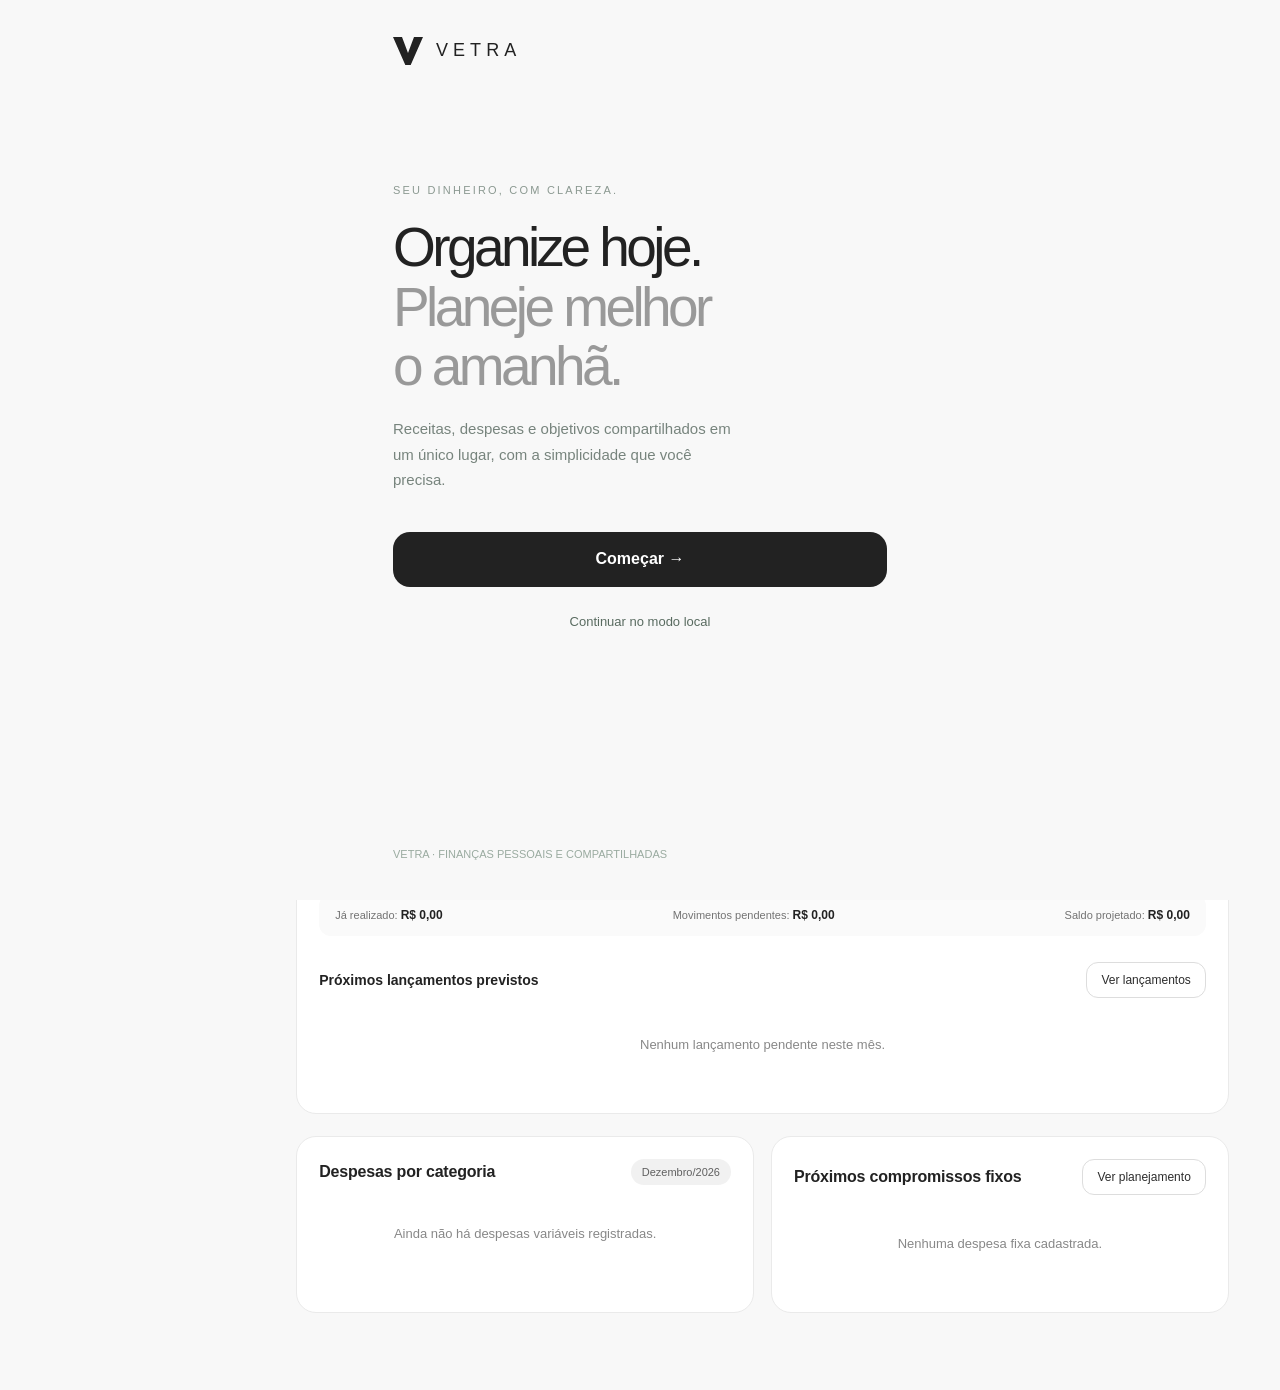
<file: index.html>
<!doctype html>
<html lang="pt-BR"><head><meta charset="utf-8"><meta name="viewport" content="width=device-width, initial-scale=1, viewport-fit=cover"><meta name="theme-color" content="#f7f8f6"><meta name="mobile-web-app-capable" content="yes"><meta name="apple-mobile-web-app-capable" content="yes"><meta name="apple-mobile-web-app-status-bar-style" content="default"><meta name="description" content="VETRA — controle financeiro pessoal e familiar"><script src="./supabase-config.js"></script><link rel="manifest" href="manifest.webmanifest"><link rel="icon" href="icon.svg" type="image/svg+xml"><link rel="apple-touch-icon" href="icon.svg"><title>VETRA · Finanças</title>
<style>
:root{font-family:-apple-system,BlinkMacSystemFont,"Segoe UI",sans-serif;color:#222222;background:#f5f6f4;font-synthesis:none;--muted:#78817e;--sage:#78958a;--dark:#40594f;--line:#e7eae7;--card:#ffffffd9}*{box-sizing:border-box}body{margin:0}button,input,select,textarea{font:inherit}button{cursor:pointer}button:focus-visible,input:focus-visible,select:focus-visible{outline:2px solid #739486;outline-offset:2px}.app{max-width:620px;margin:auto;min-height:100dvh;padding:calc(env(safe-area-inset-top) + 20px) 18px calc(env(safe-area-inset-bottom) + 110px)}header{display:flex;align-items:center;justify-content:space-between;margin-bottom:28px}.brand{display:flex;align-items:center;gap:12px;font-size:23px;letter-spacing:6px;font-weight:360}.mark{width:29px;height:29px;background:linear-gradient(130deg,#b5c8bf,#607c70);clip-path:polygon(0 8%,30% 8%,50% 60%,70% 8%,100% 8%,59% 100%,41% 100%)}.avatar{border:1px solid #e1e7e2;background:#fff;border-radius:50%;width:40px;height:40px;color:#53645c}h1{font-size:27px;font-weight:650;letter-spacing:-.9px;margin:8px 0 6px}h2{font-size:16px;margin:0 0 14px;font-weight:650;letter-spacing:-.2px}.subtitle{color:var(--muted);margin:0 0 23px;font-size:13px}.month{display:flex;align-items:center;justify-content:space-between;border-radius:17px;background:#fff8;border:1px solid #fff;padding:8px;margin-bottom:19px}.month button{border:0;background:transparent;color:#596b61;font-size:22px;width:38px;height:34px}.month strong{font-size:14px;text-transform:capitalize}.card{background:var(--card);border:1px solid #fff;border-radius:23px;box-shadow:0 10px 28px #26382a08;padding:20px;margin-bottom:13px}.balance{position:relative;overflow:hidden;padding:24px;background:linear-gradient(135deg,#fff,#e9eeea)}.balance:after{content:"";position:absolute;right:-42px;bottom:-75px;border:32px solid #a8c1b149;border-radius:50%;height:200px;width:200px}.eyebrow{font-size:13px;color:#69736f}.money{font-size:36px;font-weight:700;letter-spacing:-1.5px;margin:12px 0 14px;position:relative;z-index:1}.hint{display:inline-block;background:#e1eae3;padding:7px 11px;color:#557262;font-size:12px;border-radius:16px}.stats{display:grid;grid-template-columns:repeat(3,minmax(0,1fr));gap:9px}.stat{padding:16px 12px}.stat span{color:#7b8580;display:block;font-size:11px;margin:4px 0 9px}.stat strong{font-size:15px;letter-spacing:-.5px}.stat .dot{font-size:18px;color:#718e7d}.section{display:flex;align-items:center;justify-content:space-between;margin:27px 2px 13px}.section h2{margin:0}.link{border:0;background:transparent;color:#5c7768;font-size:12px}.row{display:flex;align-items:center;gap:13px;padding:12px 0;border-bottom:1px solid var(--line)}.row:last-child{border-bottom:0;padding-bottom:0}.row:first-child{padding-top:0}.glyph{flex:0 0 42px;height:42px;border-radius:15px;display:grid;place-items:center;background:#e7eeea;color:#678174;font-size:17px}.rowtext{min-width:0;flex:1}.rowtext strong{display:block;font-size:14px;overflow:hidden;white-space:nowrap;text-overflow:ellipsis}.rowtext small{display:block;color:var(--muted);margin-top:5px;font-size:11px}.amount{font-size:14px;font-weight:600;white-space:nowrap}.positive{color:#567b63}.negative{color:#404946}.actions{display:flex;gap:5px}.iconbutton{border:0;background:#f2f5f2;border-radius:10px;padding:9px;color:#5d7064}.muted{color:var(--muted)}.empty{padding:24px;text-align:center;color:var(--muted);font-size:13px}.tabs{position:fixed;bottom:0;left:0;right:0;padding:12px 16px calc(env(safe-area-inset-bottom) + 12px);background:#f9faf8eb;backdrop-filter:blur(18px);border-top:1px solid #e5e9e5;display:flex;align-items:center;justify-content:space-around;z-index:10;max-width:620px;margin:auto}.tab{border:0;background:transparent;color:#6c756f;display:grid;justify-items:center;gap:5px;font-size:10px;min-width:61px}.tab .ico{font-size:22px}.tab.active{color:#526f5e;font-weight:700}.tab.add .ico{background:#c9d9cd;color:#2c5240;width:52px;height:44px;border-radius:22px;display:grid;place-items:center;font-size:28px}.seg{display:flex;background:#e9eeea;border-radius:15px;padding:4px;margin-bottom:18px;gap:3px}.seg button{border:0;background:transparent;border-radius:11px;padding:11px;flex:1;color:#66746b;font-size:13px}.seg button.selected{background:#fff;color:#405f4c;box-shadow:0 2px 8px #23352710;font-weight:650}.field{margin:0 0 15px}.field label{display:block;font-size:12px;font-weight:600;margin-bottom:7px;color:#596860}.field input,.field select,.field textarea{width:100%;border:1px solid #e3e9e4;border-radius:14px;padding:14px;background:#fff;color:#222222;min-height:48px}.field textarea{min-height:80px}.fieldgrid{display:grid;grid-template-columns:1fr 1fr;gap:12px}.primary{border:0;background:#748f7e;color:#fff;padding:15px 22px;border-radius:16px;font-weight:650;width:100%;margin:8px 0}.secondary{border:1px solid #dce4dd;background:#fff;color:#53695b;padding:13px 16px;border-radius:14px}.danger{color:#aa5555}.pill{display:inline-flex;border-radius:30px;background:#edf2ee;color:#638071;font-size:12px;padding:7px 11px}.progress{height:9px;border-radius:9px;background:#e8ebe8;margin:10px 0;overflow:hidden}.bar{height:100%;border-radius:9px;background:#8aa99a}.budget{padding:12px 0;border-bottom:1px solid var(--line)}.budget:last-child{border:0}.flex{display:flex;align-items:center;justify-content:space-between;gap:10px}.small{font-size:12px}.chart{display:flex;align-items:center;gap:20px}.donut{width:118px;height:118px;flex:0 0 118px;border-radius:50%;display:grid;place-items:center;background:conic-gradient(#78998a 0% 35%,#a3b6aa 35% 62%,#c0ccc4 62% 79%,#e5eae6 79% 100%)}.donut:before{content:"";background:white;width:76px;height:76px;border-radius:50%;grid-area:1/1}.donut span{grid-area:1/1;z-index:1;font-size:11px;font-weight:650}.legend{font-size:12px;color:#56635a;line-height:2}.legend b{color:#8ca99a}.notice{font-size:12px;background:#eff3ef;border-radius:14px;padding:13px;color:#5c7062}.group-title{font-size:12px;color:#6c7d70;margin:17px 0 10px}.extra-actions{display:flex;gap:10px;flex-wrap:wrap;margin-top:12px}.extra-actions button{flex:1}.hidden{display:none!important}@media(min-width:660px){body{background:linear-gradient(125deg,#ebf0ed,#f8f9f8)}.app{border-left:1px solid #e4eae5;border-right:1px solid #e4eae5;background:#f7f8f6;min-height:100vh}.tabs{border-radius:22px 22px 0 0}}@media(max-width:360px){.stat strong{font-size:12px}.money{font-size:30px}.chart{gap:10px}}
</style><style id="vetra-entry-style">
.vetra-gate{position:fixed;inset:0;z-index:1000;background:#f7f8f6;color:#222222;display:flex;justify-content:center;overflow:auto;padding:env(safe-area-inset-top) 20px env(safe-area-inset-bottom)}.vetra-gate-inner{width:min(100%,510px);min-height:100dvh;display:flex;flex-direction:column;padding:35px 8px 40px}.vetra-gate-brand{font-size:18px;letter-spacing:.28em;display:flex;align-items:center;gap:13px;font-weight:400}.vetra-gate-symbol{width:30px;height:30px;background:linear-gradient(135deg,#afc6b7,#829b8b);clip-path:polygon(0 7%,30% 7%,50% 60%,70% 7%,100% 7%,59% 100%,41% 100%)}.vetra-gate-main{margin:auto 0;padding:44px 0}.vetra-gate-kicker{font-size:11px;letter-spacing:.2em;color:#8b9991;text-transform:uppercase;margin-bottom:22px}.vetra-gate-title{font-size:clamp(37px,10vw,55px);font-weight:500;letter-spacing:-.065em;line-height:1.08;margin:0 0 20px}.vetra-gate-title em{font-style:normal;color:#8ba697}.vetra-gate-desc{color:#77847d;line-height:1.7;font-size:15px;max-width:340px}.vetra-gate-button{width:100%;height:55px;border:0;border-radius:17px;background:#6f8d7b;color:white;font-weight:600;margin-top:24px}.vetra-gate-ghost{background:transparent;border:0;padding:17px;color:#596b60;display:block;margin:10px auto;font-size:13px}.vetra-gate-foot{font-size:11px;color:#9aaba0;margin-top:auto;padding-top:20px}.vetra-gate-input{width:100%;background:white;border:1px solid #dce5dd;border-radius:14px;padding:16px;font-size:16px;margin:10px 0;color:#23352a}.vetra-code{display:flex;justify-content:space-between;gap:12px;margin:25px 0 8px}.vetra-code input{width:16.66%;max-width:65px;height:65px;text-align:center;font-size:30px;border:1px solid #dce5dd;border-radius:17px;background:#fff;color:#2c4534;font-weight:600;box-shadow:0 7px 24px #162d1908}.vetra-code input:focus{border-color:#7d9b87;outline:2px solid #abc6b1}.vetra-gate-alert{background:#f0f2ee;border:1px solid #e4e8e3;padding:14px;border-radius:14px;color:#68776c;font-size:12px;line-height:1.65;margin-top:18px}.vetra-gate-error{color:#a54b4b;font-size:12px;margin-top:10px}.vetra-gate[hidden]{display:none!important}@media(min-width:650px){.vetra-gate-inner{min-height:100vh}}
</style><style id="vetra-cards-management-style">.vetra-card-toolbar{display:flex;justify-content:flex-start;margin:0 0 17px}.vetra-card-toolbar .primary{width:auto;margin:0;padding:13px 19px}.vetra-card-header{align-items:flex-start}.vetra-card-header h2{margin-bottom:8px}.vetra-card-header .subtitle{margin-bottom:8px}.vetra-card-actions{display:flex;gap:8px;margin:6px 0 13px}.vetra-card-actions .secondary{padding:9px 15px;font-size:12px}.vetra-card-editor .secondary{width:100%;margin:2px 0 5px}.vetra-card-editor .fieldgrid input{min-width:0}@media(max-width:540px){.vetra-card-header{gap:10px}.vetra-card-header .pill{flex-shrink:0}.vetra-card-toolbar .primary{width:100%}}
</style><link rel="stylesheet" href="responsive.css"><link rel="stylesheet" href="v2.css?v=2.3.3"></head><body><section class="vetra-gate" id="vetraGate" aria-label="Entrada VETRA"><div class="vetra-gate-inner"><div class="vetra-gate-brand"><span class="vetra-gate-symbol" aria-hidden="true"></span>VETRA</div><div class="vetra-gate-main" id="vetraGateContent"></div><div class="vetra-gate-foot">VETRA · FINANÇAS PESSOAIS E COMPARTILHADAS</div></div></section><div class="app"><header><button class="avatar" id="profile" aria-label="Informações do ambiente">♧</button></header><main id="main"></main></div><nav class="tabs" aria-label="Navegação principal"><button class="tab active" data-tab="inicio"><span class="ico">⌂</span>Início</button><button class="tab" data-tab="lancamentos"><span class="ico">☷</span>Lançamentos</button><button class="tab add" data-tab="novo"><span class="ico">＋</span></button><button class="tab" data-tab="planejamento"><span class="ico">▥</span>Planejamento</button><button class="tab" data-tab="mais"><span class="ico">•••</span>Mais</button></nav>
<script src="v2.js?v=2.3.3"></script><script type="module" id="vetra-gate-script">
const gate=document.getElementById('vetraGate'),target=document.getElementById('vetraGateContent');
const cfg=window.VETRA_SUPABASE||{},ready=!!(cfg.url&&cfg.publishableKey);
let client=null,email='',step='welcome',busy=false,session=null,cooldown=0;
const escapeHtml=s=>String(s).replace(/[&<>"']/g,x=>({'&':'&amp;','<':'&lt;','>':'&gt;','"':'&quot;',"'":'&#39;'}[x]));
async function init(){
 if(ready){try{
  const lib=await import('https://esm.sh/@supabase/supabase-js@2.57.0');
  client=lib.createClient(cfg.url,cfg.publishableKey,{auth:{persistSession:true,autoRefreshToken:true,detectSessionInUrl:false}});
  const s=await client.auth.getSession();
  session=s.data.session;
  window.VETRA_CLIENT=client;window.VETRA_CURRENT_SESSION=session;
  client.auth.onAuthStateChange((_event,next)=>{session=next;window.VETRA_CURRENT_SESSION=next;if(next)gate.hidden=true;window.dispatchEvent(new CustomEvent('vetra:auth',{detail:{client,session:next}}));});
  if(session){gate.hidden=true;window.dispatchEvent(new CustomEvent('vetra:auth',{detail:{client,session}}));return}
 }catch(err){console.error('Falha ao inicializar autenticação',err)}}
 show();
}
function error(message){const field=target.querySelector('#vetraCodeMessage')||target.querySelector('#vetraAuthError');if(field)field.textContent=message}
function show(){
 if(step==='welcome'){target.innerHTML='<p class="vetra-gate-kicker">Seu dinheiro, com clareza.</p><h1 class="vetra-gate-title">Organize hoje.<br><em>Planeje melhor<br>o amanhã.</em></h1><p class="vetra-gate-desc">Receitas, despesas e objetivos compartilhados em um único lugar, com a simplicidade que você precisa.</p><button class="vetra-gate-button" id="vetraStart">Começar →</button><button class="vetra-gate-ghost" id="vetraLocal">Continuar no modo local</button>'}
 else if(step==='email'){target.innerHTML='<p class="vetra-gate-kicker">Acesso seguro</p><h1 class="vetra-gate-title">Bem-vindo<br><em>ao VETRA.</em></h1><p class="vetra-gate-desc">Informe seu e-mail para receber um código de acesso de 6 dígitos.</p><form id="vetraEmailForm"><label for="vetraEmail" style="font-size:12px;color:#65756a">E-mail</label><input class="vetra-gate-input" type="email" id="vetraEmail" autocomplete="email" required placeholder="seu@email.com" value="'+escapeHtml(email)+'"><button class="vetra-gate-button" id="vetraSend">'+(busy?'Enviando…':'Receber código →')+'</button></form><p class="vetra-gate-error" id="vetraAuthError" role="alert"></p><button class="vetra-gate-ghost" id="vetraBack">← Voltar</button>'+(!client?'<div class="vetra-gate-alert">Autenticação ainda não conectada: é necessário configurar o projeto Supabase do VETRA. Continue no modo local enquanto isso.</div>':'')}
 else{target.innerHTML='<p class="vetra-gate-kicker">Verificação por e-mail</p><h1 class="vetra-gate-title">Seu código<br><em>de acesso.</em></h1><p class="vetra-gate-desc">Digite os seis números enviados para <strong>'+escapeHtml(email)+'</strong>.</p><div class="vetra-code" role="group" aria-label="Código de seis dígitos">'+[0,1,2,3,4,5].map(i=>'<input class="vetra-digit" aria-label="Dígito '+(i+1)+'" inputmode="numeric" autocomplete="'+(i===0?'one-time-code':'off')+'" maxlength="1" pattern="[0-9]" data-index="'+i+'">').join('')+'</div><p class="vetra-gate-error" id="vetraCodeMessage" role="alert"></p><button class="vetra-gate-button" id="vetraVerify">'+(busy?'Verificando…':'Entrar')+'</button><button class="vetra-gate-ghost" id="vetraResend">Reenviar código</button><button class="vetra-gate-ghost" id="vetraChange">Alterar e-mail</button>';setTimeout(()=>target.querySelector('.vetra-digit')?.focus(),40)}
}
async function sendCode(){if(!client){error('O Supabase do VETRA ainda precisa ser configurado.');return}if(busy)return;if(Date.now()<cooldown){error('Espere um minuto antes de reenviar o código.');return}busy=true;const button=target.querySelector('#vetraSend');if(button)button.disabled=true;try{const {error:err}=await client.auth.signInWithOtp({email,options:{shouldCreateUser:true}});if(err)throw err;cooldown=Date.now()+60000;step='code';show()}catch(e){error(e.message||'Falha no envio do código.');if(button)button.disabled=false}finally{busy=false}}
async function verifyCode(){if(!client){error('Configure o Supabase antes de entrar.');return}const token=[...target.querySelectorAll('.vetra-digit')].map(x=>x.value).join('');if(!/^\d{6}$/.test(token)){error('Digite os seis números do e-mail.');return}if(busy)return;busy=true;try{const {data,error:err}=await client.auth.verifyOtp({email,token,type:'email'});if(err)throw err;session=data.session;window.VETRA_CURRENT_SESSION=session;gate.hidden=true;window.dispatchEvent(new CustomEvent('vetra:auth',{detail:{client,session}}));}catch(e){error(e.message||'Código inválido ou expirado.')}finally{busy=false}}

target.addEventListener('submit',async e=>{if(e.target.id==='vetraEmailForm'){e.preventDefault();email=target.querySelector('#vetraEmail').value.trim().toLowerCase();await sendCode()}});
target.addEventListener('click',async e=>{
if(e.target.id==='vetraStart'){step='email';show()}
else if(e.target.id==='vetraLocal'){gate.hidden=true}
else if(e.target.id==='vetraBack'){step='welcome';show()}
else if(e.target.id==='vetraChange'){step='email';show()}
else if(e.target.id==='vetraVerify'){await verifyCode()}
else if(e.target.id==='vetraResend'){if(Date.now()<cooldown){error('Aguarde um minuto antes de solicitar novo código.');return}await sendCode()}
});
target.addEventListener('input',e=>{if(!e.target.classList.contains('vetra-digit'))return;const fields=[...target.querySelectorAll('.vetra-digit')];const field=e.target;field.value=field.value.replace(/\D/g,'').slice(-1);if(field.value)fields[Number(field.dataset.index)+1]?.focus()});
target.addEventListener('keydown',e=>{if(!e.target.classList.contains('vetra-digit'))return;const fields=[...target.querySelectorAll('.vetra-digit')];if(e.key==='Backspace'&&!e.target.value)fields[Number(e.target.dataset.index)-1]?.focus()});
target.addEventListener('paste',e=>{if(!e.target.classList.contains('vetra-digit'))return;const token=e.clipboardData.getData('text').replace(/\D/g,'').slice(0,6);if(token){e.preventDefault();const fields=[...target.querySelectorAll('.vetra-digit')];fields.forEach((field,i)=>field.value=token[i]||'');fields[Math.min(token.length,5)]?.focus()}});
document.getElementById('profile')?.addEventListener('click',async e=>{
 e.stopImmediatePropagation();
 if(session){if(window.VETRA_CLOUD&&!window.VETRA_CLOUD.canLogout()){alert('Existem alterações pendentes ou não sincronizadas. Faça backup JSON e conclua a sincronização antes de sair.');return}if(confirm('Sair da conta VETRA?')){await client.auth.signOut();session=null;window.VETRA_CURRENT_SESSION=null;window.dispatchEvent(new CustomEvent('vetra:auth',{detail:{client,session:null}}));step='welcome';gate.hidden=false;show()}}
 else{step='welcome';gate.hidden=false;show()}
},true);
init();
</script><script type="module" src="cloud.js?v=2.2.7"></script></body></html>
</file>
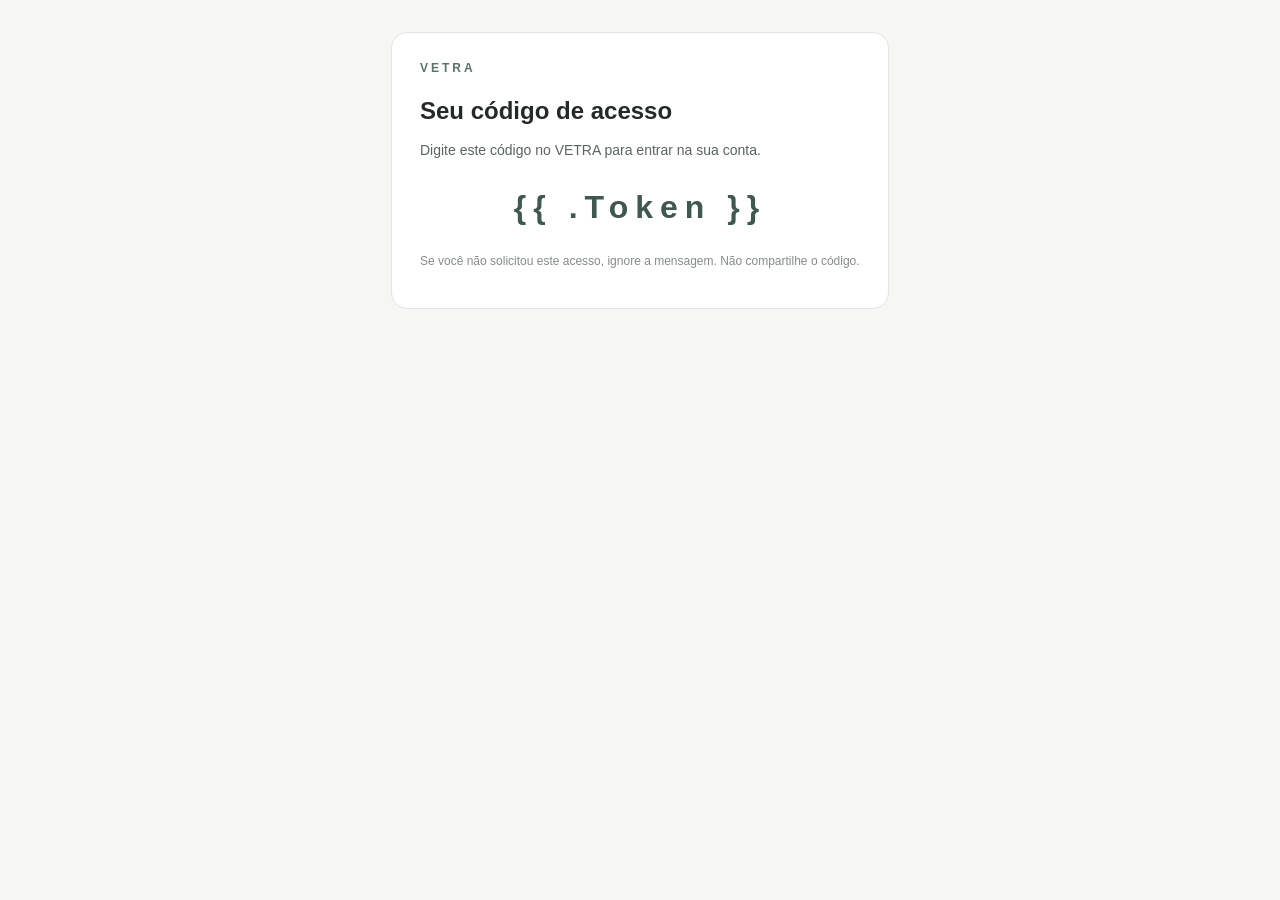
<file: supabase/email-otp-template.html>
<!doctype html>
<html lang="pt-BR">
<body style="background:#f6f7f5;color:#242a28;font-family:Arial,Helvetica,sans-serif;padding:24px">
  <main style="max-width:440px;margin:auto;background:#fff;border:1px solid #e1e6e1;border-radius:16px;padding:28px">
    <div style="font-size:12px;letter-spacing:3px;font-weight:bold;color:#587565">VETRA</div>
    <h1 style="font-size:24px;margin:22px 0 10px">Seu código de acesso</h1>
    <p style="font-size:14px;line-height:1.6;color:#59655d">Digite este código no VETRA para entrar na sua conta.</p>
    <p style="font-size:32px;letter-spacing:7px;font-weight:bold;text-align:center;margin:28px 0;color:#40594f">{{ .Token }}</p>
    <p style="font-size:12px;color:#858c85">Se você não solicitou este acesso, ignore a mensagem. Não compartilhe o código.</p>
  </main>
</body>
</html>
</file>
<file: responsive.css>
/* VETRA V1.3 — mobile-first and desktop-specific application layout */
.vetra-sync-status{max-width:1200px;margin:0 auto 14px;padding:11px 15px;border-radius:13px;background:#e5eee8;color:#476352;font-size:12px}
.vetra-sync-status[data-kind=error]{background:#fcebea;color:#953f3f}.vetra-sync-status[data-kind=warn]{background:#fff3db;color:#8c6f36}
.vetra-family-setup{position:fixed;inset:0;z-index:900;background:#f5f7f5;display:flex;align-items:center;justify-content:center;overflow:auto;padding:25px}.vetra-family-setup[hidden]{display:none}.family-dialog{width:min(100%,480px);background:white;padding:35px 30px;border-radius:24px;box-shadow:0 20px 60px #1c302010}.family-dialog h1{font-size:27px}.family-dialog p{font-size:13px;color:#68766a;line-height:1.65}.family-kicker{font-size:11px!important;letter-spacing:.17em}.family-icon{width:48px;height:48px;display:grid;place-items:center;border-radius:16px;background:#dae7db;color:#5f7a67;font-size:28px}.family-dialog label{display:block;margin-top:20px;font-size:12px;color:#5c7160}.family-dialog input{width:100%;margin-top:8px;border:1px solid #dce5df;padding:14px;border-radius:13px;background:#fff}.family-primary{border:0;background:#718d7c;color:white;padding:15px;border-radius:14px;margin-top:14px;width:100%;font-weight:600}.family-subtle{display:block;margin:15px auto;border:0;background:transparent;color:#5a7665}.family-invite{border:1px solid #dce5dc;background:#f3f7f2;border-radius:15px;padding:15px;margin:16px 0}.family-invite strong,.family-invite small{display:block}.family-invite small{margin-top:6px;color:#7b8b7e}.family-note{font-size:11px!important}.family-error{color:#a64e4e!important}
@media(min-width:900px){
 body{background:#f4f6f3}
 .app{max-width:none;width:calc(100% - 248px);margin:0 0 0 248px;padding:36px clamp(30px,4vw,74px) 55px;min-height:100vh;border:0;background:transparent}
 .app header{max-width:1230px;margin:0 auto 35px;padding-bottom:24px;border-bottom:1px solid #e2e8e2}
 .app header .brand{font-size:19px}
 #main{max-width:1230px;margin:0 auto}
 .tabs{position:fixed;top:0;left:0;right:auto;bottom:0;width:248px;max-width:none;height:100dvh;border:0;border-radius:0;background:#eaf0eb;backdrop-filter:none;display:flex;align-items:stretch;justify-content:flex-start;flex-direction:column;gap:7px;padding:115px 16px 24px;box-shadow:inset -1px 0 #dce5df}
 .tabs:before{content:"VETRA";position:absolute;top:34px;left:30px;letter-spacing:.25em;color:#435c4b;font-size:19px;font-weight:650}
 .tab{width:100%;min-width:0;border-radius:13px;text-align:left;display:flex;flex-direction:row;align-items:center;justify-content:flex-start;gap:14px;padding:13px 15px;font-size:14px;color:#69796e}
 .tab .ico{font-size:22px;width:26px;text-align:center}
 .tab.active{background:#fff;color:#3e6451;box-shadow:0 4px 15px #152d1809}
 .tab.add .ico{width:26px;height:26px;border-radius:8px;font-size:19px;background:#b8cfc0}
 .tab.add:after{content:"Novo lançamento"}
 .tabs .tab:last-child{margin-top:auto}
 #main:has(.balance){display:grid;grid-template-columns:minmax(0,1.5fr) minmax(320px,1fr);column-gap:23px;align-items:start}
 #main:has(.balance)>.month,#main:has(.balance)>.balance,#main:has(.balance)>.stats{grid-column:1 / -1}
 #main:has(.balance)>.section:nth-of-type(1){grid-column:1}
 .stats{gap:17px}
 .stat{padding:20px 25px}.stat strong{font-size:23px}
 .balance{padding:30px}.balance .money{font-size:48px}
 .card{box-shadow:0 7px 25px #192d1b06}
 .month{max-width:100%;border:1px solid #e1e7e1}
 #main:has(#entry){max-width:780px}
 #main:has(#entry) .card{padding:30px}
 #main:has(#budget) .card{max-width:780px}
 .vetra-sync-status{max-width:1230px}
}
@media(min-width:1300px){.app{padding-left:70px;padding-right:70px}}
@media(max-width:899px){.tabs{max-width:none}.app{max-width:620px;margin:auto}.family-dialog{padding:27px 20px}.vetra-sync-status{margin-bottom:15px}}


/* VETRA V1.4 — cartões detalhados e miniaturas ilustrativas */
.vetra-card-toolbar{display:flex;align-items:center;gap:16px;margin:0 0 30px;flex-wrap:wrap}
.vetra-card-toolbar .primary{width:auto;margin:0;padding:14px 21px}
.vetra-card-editor{margin-bottom:28px}
.vetra-card-editor-layout{display:grid;grid-template-columns:minmax(0,1.35fr) minmax(250px,.8fr);gap:30px;align-items:start}
.vetra-card-editor .fieldgrid input{min-width:0}
.vetra-card-editor-buttons{display:flex;gap:12px;align-items:stretch;margin-top:20px}
.vetra-card-editor-buttons .primary{width:auto;min-width:240px;flex:1;margin:0}
.vetra-card-editor-buttons .secondary{min-width:145px}
.vetra-primary-toggle{display:flex;gap:10px;align-items:center;font-size:13px;color:#4f6757;padding:5px 0 12px}
.vetra-primary-toggle input{width:17px;height:17px;accent-color:#718e7d}
.vetra-card-editor-preview{position:sticky;top:20px}
.vetra-card-panel{padding:22px 24px;margin-bottom:18px}
.vetra-card-detail{display:grid;grid-template-columns:minmax(230px,330px) minmax(0,1fr);gap:27px;align-items:center}
.vetra-card-title-line{display:flex;align-items:center;gap:12px;flex-wrap:wrap}
.vetra-card-title-line h2{margin:0;font-size:17px}
.vetra-card-info .small{margin:8px 0}
.vetra-card-actions{display:flex;align-items:center;flex-wrap:wrap;gap:8px;margin:14px 0}
.vetra-card-actions .secondary{padding:10px 13px;font-size:12px}
.vetra-card-order{display:flex;gap:8px;align-items:center;flex-wrap:wrap}
.vetra-card-order button{padding:6px 14px;min-width:38px}
.vetra-card-order button:disabled{opacity:.38;cursor:not-allowed}
.vetra-card-purchases{border-top:1px solid #e5eae5;margin-top:21px;padding-top:16px}
.vetra-card-purchases h3{font-size:13px;color:#586b5f;margin:0}
.vetra-plastic{aspect-ratio:1.586;min-width:0;width:100%;max-width:360px;position:relative;overflow:hidden;display:flex;flex-direction:column;justify-content:space-between;padding:21px 22px;border-radius:18px;color:#fff;text-shadow:0 1px 3px #0004;box-shadow:0 13px 30px #14251b27;background:linear-gradient(125deg,#789489,#47675a)}
.vetra-plastic:before{content:"";position:absolute;border:1px solid #ffffff28;width:95%;aspect-ratio:1;border-radius:50%;right:-43%;top:-90%;pointer-events:none}
.vetra-plastic:after{content:"";position:absolute;inset:0;background:linear-gradient(140deg,#fff2,transparent 48%,#0002);pointer-events:none}
.vetra-plastic--graphite{background:linear-gradient(125deg,#555e63,#272e33)}
.vetra-plastic--navy{background:linear-gradient(125deg,#345675,#14263d)}
.vetra-plastic--black{background:linear-gradient(125deg,#373a3b,#0b0e10)}
.vetra-plastic--silver{background:linear-gradient(125deg,#afb9b8,#687a78)}
.vetra-plastic--wine{background:linear-gradient(125deg,#965a68,#572f47)}
.vetra-plastic--sand{background:linear-gradient(125deg,#b59d7d,#796148)}
.vetra-plastic--violet{background:linear-gradient(125deg,#8d7ba7,#503f75)}
.vetra-plastic-top,.vetra-plastic-bottom{display:flex;align-items:start;justify-content:space-between;gap:12px;z-index:1}
.vetra-plastic-bank{font-size:13px;font-weight:620;white-space:nowrap;overflow:hidden;text-overflow:ellipsis;max-width:78%}
.vetra-plastic-chip{width:32px;height:25px;border-radius:6px;background:linear-gradient(145deg,#f9ebc7,#c6b58e);opacity:.9;flex:0 0 auto;box-shadow:inset 0 0 0 1px #7e735840}
.vetra-plastic-middle{font-size:17px;letter-spacing:3px;font-weight:600;z-index:1}
.vetra-plastic-label{display:block;font-size:8px;letter-spacing:.15em;opacity:.8;margin-bottom:4px}
.vetra-plastic-bottom strong{font-size:11px;display:block;text-overflow:ellipsis;overflow:hidden;white-space:nowrap;max-width:165px}
.vetra-plastic-brand{font-size:12px;font-weight:750;letter-spacing:.01em;text-align:right;max-width:110px;align-self:end}
.vetra-plastic-bottom>div{min-width:0}
@media(max-width:1150px){.vetra-card-detail{grid-template-columns:minmax(185px,280px) minmax(0,1fr);gap:19px}.vetra-card-editor-layout{grid-template-columns:1fr}}
@media(max-width:700px){.vetra-card-toolbar{margin-bottom:26px}.vetra-card-toolbar .primary{width:100%}.vetra-card-detail{grid-template-columns:1fr;gap:20px}.vetra-card-panel{padding:18px}.vetra-card-editor-layout{grid-template-columns:1fr}.vetra-card-editor-preview{position:static}.vetra-plastic{margin:0 auto;max-width:340px}.vetra-card-editor-buttons{flex-direction:column}.vetra-card-editor-buttons .primary,.vetra-card-editor-buttons .secondary{width:100%;min-width:0}.vetra-card-editor .fieldgrid{grid-template-columns:1fr 1fr;gap:9px}}
@media(max-width:380px){.vetra-card-editor .fieldgrid{grid-template-columns:1fr}.vetra-plastic{padding:18px}}
</file>
<file: v2.css>
/* VETRA V2 · inspiração ORBITRIP, preto branco e cinzas */
:root{--v2-ink:#222222;--v2-sub:#777;--v2-border:#e6e6e6;--v2-bg:#f8f8f8;--v2-white:#fff}
html,body{background:#f8f8f8!important;color:#222222!important;font-family:-apple-system,BlinkMacSystemFont,"SF Pro Display","Segoe UI",sans-serif}
body{min-height:100dvh}button,input,select,textarea{font:inherit}
.app{background:transparent!important;border:0!important;max-width:660px;margin:0 auto;padding:25px 18px 110px}
.app header{display:flex;align-items:center;justify-content:space-between;max-width:1300px;margin:0 auto 30px!important;border-bottom:1px solid var(--v2-border);padding-bottom:18px}
.app .brand{font-size:20px;letter-spacing:.27em;font-weight:600;gap:12px;color:#222222}
.app .brand small{font-size:9px;letter-spacing:0;background:#eee;border-radius:9px;padding:4px 6px;margin-left:-8px}
.mark,.vetra-gate-symbol{background:#222222!important}
#profile[hidden]{display:none!important}
#main{max-width:1300px;margin:0 auto;display:block}
.v2-primary{background:#222222;color:white;border:1px solid #222222;border-radius:13px;padding:13px 19px;font-weight:650;font-size:13px;cursor:pointer;white-space:nowrap}
.v2-primary:hover{background:#353535}
.v2-secondary{border:1px solid #ddd;border-radius:12px;background:#fff;color:#2d2d2d;padding:10px 14px;cursor:pointer;font-size:12px}
.v2-secondary:hover{background:#f2f2f2}
.v2-danger{color:#a33}
.v2-header-add{min-height:43px}
.v2-heading{margin-bottom:20px}.v2-heading h1{font-size:28px;font-weight:670;color:#222222;margin:0 0 7px;letter-spacing:-.035em}.v2-heading p{font-size:13px;color:#777;margin:0}
.v2-month{background:#fff;border:1px solid #e9e9e9;border-radius:14px;display:flex;align-items:center;justify-content:space-between;margin:17px 0 20px;padding:3px 8px;height:44px;min-height:44px;box-sizing:border-box}
.v2-month strong{font-size:14px}.v2-month button{display:inline-flex;align-items:center;justify-content:center;width:34px;height:34px;flex:0 0 34px;padding:0;border:0;background:transparent;border-radius:9px;color:#444;font-size:24px;line-height:1;vertical-align:middle;cursor:pointer}
.v2-panel{border:1px solid #eaeaea;background:#fff;border-radius:20px;padding:22px;margin-bottom:17px;min-width:0}
.v2-panel h2{font-size:16px;color:#222222;margin:0 0 12px}
.v2-panel-top{display:flex;align-items:center;justify-content:space-between;gap:12px;margin-bottom:15px}.v2-panel-top h2{margin:0}
.v2-panel-top .v2-secondary{white-space:nowrap}
.v2-overview{display:grid;grid-template-columns:repeat(4,minmax(0,1fr));gap:15px;margin-bottom:22px}
.v2-hero{grid-column:span 4;background:#222222;color:#fff;border-radius:22px;padding:27px;display:flex;flex-direction:column;gap:10px}
.v2-hero small,.v2-kpi small{font-size:12px;color:#aaa}.v2-hero strong{font-size:clamp(26px,4vw,44px);font-weight:680;letter-spacing:-.04em}.v2-hero span{font-size:12px;color:#ccc}
.v2-kpi{background:white;border:1px solid #eaeaea;border-radius:19px;min-width:0;padding:19px}
.v2-kpi small{display:block;color:#777;margin-bottom:12px}.v2-kpi strong{font-size:clamp(17px,2vw,24px);letter-spacing:-.04em}
.v2-columns{display:grid;grid-template-columns:1fr 1fr;gap:17px}
.v2-pill{display:inline-flex;background:#f1f1f1;border-radius:99px;color:#606060;font-size:11px;padding:7px 11px;white-space:nowrap}
.v2-metric,.v2-item{display:flex;align-items:center;gap:12px;justify-content:space-between;border-bottom:1px solid #eee;padding:13px 0}
.v2-metric:last-child,.v2-item:last-child{border-bottom:0}
.v2-metric span{font-size:13px;color:#656565}.v2-metric b{font-size:13px;text-align:right}
.v2-empty{text-align:center;color:#888;font-size:13px;padding:26px 12px}
.v2-item-main{min-width:0;flex:1}.v2-item-main strong{font-size:13px;display:block;overflow:hidden;text-overflow:ellipsis;white-space:nowrap}.v2-item-main small{display:block;color:#888;font-size:11px;margin-top:5px;line-height:1.5}
.v2-item>b{font-size:13px;white-space:nowrap}.v2-positive{color:#255f47}
.v2-item .v2-secondary{padding:8px 10px}.v2-icon{border:0;border-radius:9px;background:#f3f3f3;min-width:32px;min-height:32px}
.v2-toolbar{margin:12px 0 28px;display:flex;align-items:center;justify-content:flex-start;gap:22px}
.v2-segments{background:#f0f0f0;border-radius:15px;padding:4px;display:flex;align-items:center;gap:4px;margin-bottom:18px;overflow:auto}
.v2-segments button{flex:1;border:0;background:transparent;border-radius:12px;padding:12px 10px;min-width:84px;color:#777;font-size:12px;white-space:nowrap}
.v2-segments button.selected{color:#222222;background:white;box-shadow:0 1px 8px #00000010;font-weight:650}
.v2-field{display:flex;flex-direction:column;gap:8px;color:#515151;font-size:12px;font-weight:570;margin-bottom:17px;min-width:0}
.v2-field input,.v2-field select,.v2-field textarea{background:white;width:100%;min-height:48px;padding:12px 14px;border:1px solid #e0e0e0;border-radius:13px;color:#222222;font-size:14px;outline:none;min-width:0}
.v2-field textarea{min-height:80px}.v2-field input:focus,.v2-field select:focus{border-color:#888}
.v2-field small{color:#999;font-size:10px}.v2-two{display:grid;grid-template-columns:1fr 1fr;gap:13px}.v2-buttons{display:flex;align-items:center;gap:10px;flex-wrap:wrap;margin-top:15px}
.v2-form{max-width:950px}.v2-help{font-size:12px;line-height:1.6;color:#888;margin-top:13px}
.v2-check{display:flex;align-items:center;gap:10px;font-size:12px;color:#555;margin:8px 0 21px}
.v2-check input{accent-color:#222222;width:18px;height:18px}
.v2-card-row{position:relative;padding:22px 24px}.v2-card-flex{display:grid;grid-template-columns:minmax(220px,340px) minmax(0,1fr);gap:24px;align-items:center}
.v2-order{position:absolute;right:14px;top:12px;display:flex;gap:5px;z-index:1}
.v2-order button{border:1px solid #e1e1e1;background:white;border-radius:8px;width:26px;height:26px;font-size:12px;color:#444;cursor:pointer}
.v2-plastic{margin:30px 0 0;border-radius:17px;aspect-ratio:1.6;max-width:340px;display:flex;flex-direction:column;justify-content:space-between;padding:18px 22px;color:#fff;background:linear-gradient(125deg,#5d5d5d,#1a1a1a);overflow:hidden;box-shadow:0 12px 26px #0000001b}
.v2-plastic--smiles{background:linear-gradient(135deg,#d5d9dc,#7f858c);color:#1d2225}
.v2-plastic--gold{background:linear-gradient(125deg,#e8c92f,#c9a51f);color:#222222}
.v2-plastic--orange{background:linear-gradient(125deg,#eb9a47,#a14c0e)}
.v2-plastic--purple{background:linear-gradient(125deg,#9d69cc,#542381)}
.v2-plastic--blue{background:linear-gradient(125deg,#4473ac,#143864)}
.v2-plastic--red{background:linear-gradient(125deg,#b5404c,#6a1b2c)}
.v2-plastic--black{background:linear-gradient(125deg,#333,#070707)}
.v2-plastic-head{display:flex;align-items:center;gap:9px;min-width:0}.v2-plastic-head>span:last-child{font-weight:650;font-size:12px;white-space:nowrap;overflow:hidden;text-overflow:ellipsis}
.v2-bank-logo{position:relative;display:grid;place-items:center;border:1px solid #d7d7d7;background:white;color:#222222;border-radius:10px;width:34px;height:34px;flex:0 0 34px;font-weight:800;font-size:12px;text-shadow:none;overflow:hidden}.v2-bank-logo img{position:absolute;inset:3px;width:calc(100% - 6px);height:calc(100% - 6px);object-fit:contain;background:#fff}
.v2-bank-logo--riachuelo{width:52px;flex-basis:52px;background:#000;color:#fff;border-color:#000}
.v2-bank-logo--riachuelo img{inset:2px;width:calc(100% - 4px);height:calc(100% - 4px);background:#000}
.app .brand small{display:none!important}
.v2-header-add.v2-secondary{background:#fff;color:#222222;border:1px solid #dedede;box-shadow:none;min-height:43px;font-size:12px;padding:11px 16px}
.v2-header-add.v2-secondary:hover{background:#f3f3f3}

.v2-plastic-num{letter-spacing:.15em;font-weight:600;font-size:16px}
.v2-plastic-foot{display:flex;align-items:end;justify-content:space-between;gap:12px}.v2-plastic-foot>div{display:flex;flex-direction:column;gap:7px;min-width:0}
.v2-plastic-foot small{letter-spacing:.16em;font-size:8px;font-weight:450}.v2-plastic-foot strong{font-size:12px;white-space:nowrap;overflow:hidden;text-overflow:ellipsis;max-width:175px}
.v2-plastic-foot b{font-size:13px;white-space:nowrap}
.v2-card-meta .v2-pill{margin-bottom:8px}.v2-card-meta p{font-size:12px;color:#555;margin:10px 0}.v2-card-meta p b{color:#222222}
.v2-card-meta .v2-buttons{margin-top:17px}
.v2-settings-tabs{margin-bottom:22px}
.v2-sub{font-size:12px;color:#777}
.v2-exit{margin-top:30px}
#v2-modal{position:fixed;inset:0;background:#1212127a;z-index:1500;display:flex;align-items:center;justify-content:center;overflow:auto;padding:20px}
#v2-modal[hidden]{display:none}
.v2-modal-dialog{width:min(100%,600px);max-height:calc(100dvh - 38px);overflow:auto;background:#fff;padding:24px;border-radius:22px;box-shadow:0 35px 90px #0002}
.v2-modal-head{display:flex;align-items:center;justify-content:space-between;margin-bottom:20px}.v2-modal-head h2{margin:0;font-size:19px}
.v2-modal-head button{border:0;background:#f3f3f3;font-size:21px;width:36px;height:36px;border-radius:50%}
.vetra-gate{background:#f8f8f8!important;color:#222222!important}.vetra-gate-title em{color:#999!important}
.vetra-gate-button{background:#222222!important}.vetra-gate-input,.vetra-code input{border-color:#e5e5e5!important}.vetra-gate-brand{color:#222222}
.vetra-sync-status{background:#eee!important;color:#555!important;font-size:11px!important;border-radius:13px!important}
.vetra-family-setup{background:#f8f8f8!important}.family-primary{background:#222222!important}
@media(min-width:900px){
 .app{max-width:none!important;width:calc(100% - 245px)!important;margin-left:245px!important;padding:35px clamp(25px,4vw,65px) 60px!important}
 .tabs{position:fixed!important;left:0!important;top:0!important;bottom:0!important;right:auto!important;width:245px!important;height:100dvh!important;max-width:none!important;background:#f1f1f1!important;border:0!important;border-right:1px solid #e3e3e3!important;border-radius:0!important;display:flex!important;flex-direction:column!important;justify-content:flex-start!important;align-items:stretch!important;gap:7px!important;margin:0!important;padding:105px 14px 25px!important;box-shadow:none!important}
 .tabs:before{content:"VETRA";position:absolute;top:29px;left:27px;color:#222222;letter-spacing:.22em;font-size:26px;font-weight:730;line-height:1.25;text-rendering:optimizeLegibility}
 .tab{width:100%!important;text-align:left!important;display:flex!important;flex-direction:row!important;justify-content:flex-start!important;align-items:center!important;gap:13px!important;padding:13px 14px!important;border-radius:12px!important;font-size:13px!important;color:#777!important}
 .tab .ico{font-size:20px;width:24px;text-align:center}.tab.active{background:white!important;color:#222222!important;box-shadow:0 3px 10px #00000008}
 .tab:last-child{margin-top:auto}
}
@media(max-width:899px){
 .app{max-width:660px!important;width:100%!important;margin:auto!important;padding:18px 15px calc(env(safe-area-inset-bottom) + 100px)!important}
 .tabs{position:fixed!important;inset:auto 0 0!important;max-width:none!important;width:100%!important;margin:0!important;border:1px solid #eee!important;border-bottom:0!important;border-radius:17px 17px 0 0!important;background:#fffffff2!important;display:flex!important;align-items:stretch!important;justify-content:space-around!important;flex-direction:row!important;gap:1px!important;padding:10px 3px calc(env(safe-area-inset-bottom) + 10px)!important;height:auto!important}
 .tabs:before{display:none!important}
 .tab{display:flex!important;flex-direction:column!important;gap:6px!important;align-items:center!important;justify-content:center!important;min-width:0!important;flex:1!important;padding:6px 1px!important;font-size:9px!important;border-radius:10px!important;color:#999!important}
 .tab .ico{font-size:18px!important}.tab.active{color:#222222!important;background:#f4f4f4!important}
 .v2-overview{grid-template-columns:repeat(2,minmax(0,1fr))}.v2-hero{grid-column:span 2}
 .v2-columns{grid-template-columns:1fr}.v2-card-flex{grid-template-columns:1fr}.v2-plastic{width:100%;margin:30px auto 10px}
 .v2-card-meta{padding-top:5px}
 .v2-kpi strong{font-size:17px}
}
@media(max-width:450px){
 .app .brand{font-size:18px;letter-spacing:.16em}
 .v2-header-add{padding:12px 13px;font-size:12px}
 .v2-header-add span{font-size:0}.v2-header-add span:after{content:"Novo";font-size:12px}
 .v2-panel{padding:17px}.v2-two{grid-template-columns:1fr;gap:0}
 .v2-overview{gap:10px}.v2-kpi{padding:15px}
 .v2-item{flex-wrap:wrap}.v2-item-main{flex-basis:55%}
 .v2-settings-tabs button{min-width:70px!important}
}

.v2-chart{display:grid;grid-template-columns:repeat(6,minmax(0,1fr));align-items:end;gap:15px;margin-top:23px;min-height:190px}
.v2-chart-column{display:flex;flex-direction:column;align-items:center;gap:10px;min-width:0}
.v2-chart-track{width:100%;height:150px;max-width:68px;display:flex;align-items:flex-end;background:#f2f2f2;border-radius:10px;overflow:hidden}
.v2-chart-track span{display:block;width:100%;background:#333;border-radius:8px 8px 0 0;min-height:3px}
.v2-chart-column small{font-size:10px;color:#777}
@media(max-width:500px){.v2-chart{gap:8px}.v2-chart-track{height:110px}}

@media(max-width:899px){.tabs .tab span[data-short]{font-size:0!important;line-height:1.3}.tabs .tab span[data-short]:after{content:attr(data-short);font-size:10px!important;letter-spacing:-.02em;white-space:nowrap}.v2-statement{display:flex;gap:10px;justify-content:space-between;align-items:center;flex-wrap:wrap}}
.v2-statement{display:flex;gap:12px;align-items:center;justify-content:space-between;margin-bottom:16px}

/* Visão geral — previsões do mês */
.v2-forecast{margin-top:1px;margin-bottom:22px}
.v2-forecast .v2-panel-top h2{margin:0 0 5px}
.v2-forecast-grid{display:grid;grid-template-columns:repeat(4,minmax(0,1fr));gap:12px;margin:20px 0}
.v2-forecast-kpi{background:#f6f6f6;border:1px solid #ececec;border-radius:15px;padding:17px;display:flex;flex-direction:column;justify-content:space-between;gap:9px;min-width:0}
.v2-forecast-kpi small{font-size:11px;color:#777;line-height:1.4}
.v2-forecast-kpi strong{font-size:clamp(16px,2vw,23px);letter-spacing:-.035em;line-height:1.2;overflow-wrap:anywhere}
.v2-forecast-kpi span{font-size:10px;color:#909090;line-height:1.35}
.v2-forecast-kpi:last-child{background:#222222;color:#fff;border-color:#222222}
.v2-forecast-kpi:last-child small{color:#ccc}
.v2-forecast-kpi:last-child span{color:#bbb}
.v2-forecast-explainer{display:flex;justify-content:space-between;flex-wrap:wrap;gap:9px 16px;background:#fafafa;padding:14px 16px;border-radius:12px;font-size:11px;color:#737373}
.v2-forecast-explainer b{font-size:12px;color:#222222}
.v2-forecast-list-title{margin:26px 0 4px}
.v2-forecast-list-title h3{font-size:14px;margin:0}
.v2-forecast-row{display:flex;gap:11px;align-items:center;border-bottom:1px solid #efefef;padding:13px 0}
.v2-forecast-row:last-child{border-bottom:none}
.v2-forecast-row b{font-size:13px;white-space:nowrap}
.v2-forecast-sign{width:29px;height:29px;border-radius:10px;display:grid;place-items:center;background:#f1f1f1;font-weight:700;font-size:13px;color:#555;flex:0 0 29px}
.v2-forecast-sign--income{background:#e9f3ee;color:#245b43}
@media(max-width:899px){.v2-forecast-grid{grid-template-columns:repeat(2,minmax(0,1fr))}}
@media(max-width:450px){.v2-forecast-grid{gap:8px}.v2-forecast-kpi{padding:13px}.v2-forecast-explainer{flex-direction:column}.v2-forecast .v2-panel-top{flex-wrap:wrap}.v2-forecast-row{gap:8px}}

/* Personalização de cartão e logotipos quadrados */
.v2-bank-logo,.v2-bank-logo--riachuelo{width:36px;height:36px;min-width:36px;min-height:36px;flex:0 0 36px;aspect-ratio:1;border-radius:7px;padding:0;overflow:hidden;border:0;background:transparent}
.v2-bank-logo img,.v2-bank-logo--riachuelo img{position:absolute;inset:0;width:100%;height:100%;display:block;object-fit:cover;object-position:center;padding:0;margin:0;background:transparent;border:0}
.v2-bank-logo--riachuelo{background:#000;color:#fff}
.v2-bank-logo--riachuelo img{background:#000}
.v2-card-color-section{background:#fafafa;border:1px solid #e7e7e7;border-radius:16px;padding:16px;margin:10px 0 19px}
.v2-field-label{display:block;font-size:12px;font-weight:600;color:#4e4e4e;margin-bottom:11px}
.v2-color-controls{display:flex;gap:12px;align-items:end;flex-wrap:wrap}
#v2-card-color-picker{width:56px;height:49px;padding:4px;border-radius:11px;border:1px solid #dedede;background:#fff;cursor:pointer;flex:0 0 56px}
#v2-card-color-picker::-webkit-color-swatch-wrapper{padding:2px}
#v2-card-color-picker::-webkit-color-swatch{border:0;border-radius:7px}
#v2-card-color-picker::-moz-color-swatch{border:0;border-radius:7px}
.v2-color-hex{flex:1 1 150px;margin:0;min-width:145px}
.v2-color-hex input{height:49px;min-height:49px;font-family:ui-monospace,SFMono-Regular,Consolas,monospace;letter-spacing:.04em}
.v2-color-controls>.v2-secondary{height:49px;flex:0 0 auto}
.v2-card-preview{display:flex;justify-content:center;margin-top:14px}
.v2-card-preview .v2-plastic{margin:0 auto;width:min(100%,340px);max-width:340px}
.v2-card-color-section>.v2-help{margin:12px 0 15px}
@media(max-width:420px){.v2-card-color-section{padding:12px}.v2-color-controls{gap:9px}.v2-color-controls>.v2-secondary{flex:1 1 100%;height:42px}.v2-card-preview .v2-plastic{padding:17px}}

/* Riachuelo: quadro 1:1, marca ampliada até as bordas internas */
.v2-plastic-head .v2-bank-logo--riachuelo{width:42px;height:42px;min-width:42px;min-height:42px;flex:0 0 42px;aspect-ratio:1/1;border-radius:7px;background:#000;overflow:hidden}
.v2-plastic-head .v2-bank-logo--riachuelo img{width:100%;height:100%;inset:0;object-fit:contain;object-position:center;transform:none;transform-origin:center;max-width:100%;padding:2px;box-sizing:border-box;background:#000}

/* Planejamento: lista de despesas fixas recolhida por padrão */
.v2-collapsible{padding:0!important;overflow:hidden}
.v2-collapsible>summary{list-style:none;cursor:pointer;display:flex;justify-content:space-between;align-items:center;gap:14px;padding:20px 22px;font-size:15px;font-weight:650;color:#222222;user-select:none}
.v2-collapsible>summary::-webkit-details-marker{display:none}
.v2-collapsible>summary:focus-visible{outline:2px solid #555;outline-offset:-3px;border-radius:17px}
.v2-collapse-meta{display:inline-flex;align-items:center;gap:12px;color:#858585;font-weight:450;font-size:12px;white-space:nowrap}
.v2-collapse-arrow{font-size:18px;transition:transform .18s ease;display:inline-block}
.v2-collapsible[open] .v2-collapse-arrow{transform:rotate(180deg)}
.v2-collapsible-body{border-top:1px solid #eee;padding:8px 22px 16px}
@media(max-width:450px){.v2-collapsible>summary{padding:17px}.v2-collapsible-body{padding:6px 17px 14px}}

/* Cabeçalho sem marca duplicada: somente a ação à direita */
.app header .v2-header-add{margin-left:auto}

/* Ação de cabeçalho alinhada ao título da página, sem faixa superior vazia */
.app header{display:none!important}
.v2-heading{display:flex;align-items:center;justify-content:space-between;gap:18px}
.v2-heading>div{min-width:0}
.v2-heading .v2-header-add{margin-left:auto;flex:0 0 auto}
@media(max-width:450px){.v2-heading{gap:10px;align-items:flex-start}.v2-heading h1{font-size:24px}.v2-heading .v2-header-add{align-self:center}}

/* Refined forecast indicators: centered symbols and restrained semantic colors */
.v2-forecast-sign{
  width:34px;height:34px;min-width:34px;min-height:34px;
  flex:0 0 34px;box-sizing:border-box;
  display:inline-flex;align-items:center;justify-content:center;
  padding:0;margin:0;border-radius:11px;
  font-size:17px;font-weight:650;line-height:1;letter-spacing:0;
  font-variant-numeric:tabular-nums;
  text-align:center;
}
.v2-forecast-sign--income{
  background:#EAF6EF;color:#357757;border:1px solid #D7EBDC;
}
.v2-forecast-sign--expense{
  background:#FDEDED;color:#B9545E;border:1px solid #F4D7DB;
}

/* Contas bancárias: logos completos, proporcionais e uniformemente alinhados.
   Mantém as miniaturas dos cartões independentes destas regras. */
.v2-bank-logo--account{
  display:grid;place-items:center;
  width:42px;height:42px;min-width:42px;min-height:42px;
  flex:0 0 42px;aspect-ratio:1;
  background:#fff;color:#303030;border:1px solid #ececec;
  border-radius:12px;overflow:hidden;box-sizing:border-box;
}
.v2-bank-logo--account img,
.v2-plastic-head .v2-bank-logo--account img{
  position:absolute;inset:0;display:block;
  width:100%;height:100%;max-width:100%;
  object-fit:contain;object-position:center;
  padding:5px;background:#fff;box-sizing:border-box;
  margin:0;transform:none;filter:none;
}
.v2-panel .v2-item>.v2-bank-logo--account{align-self:center}

/* Calendar navigation: optical centering via identical SVG chevrons */
.v2-month button{display:grid!important;place-items:center!important;padding:0!important;line-height:0!important;appearance:none;-webkit-appearance:none}
.v2-month button svg{display:block;width:18px;height:18px;flex-shrink:0;transform:none}
.v2-month button:hover{background:#f4f4f4}
.v2-month button:focus-visible{outline:2px solid #686868;outline-offset:2px}
/* Negative saldo: subtle warm red cards; nonnegative colors remain unchanged */
.v2-hero.v2-balance-negative{background:#FAE9EB!important;color:#8E3544!important;border:1px solid #F2D7DB;box-shadow:none}
.v2-hero.v2-balance-negative small,.v2-hero.v2-balance-negative span{color:#985361!important}
.v2-hero.v2-balance-negative strong{color:#862D3E!important}
.v2-forecast-kpi.v2-balance-negative,
.v2-forecast-kpi:last-child.v2-balance-negative{background:#FAE9EB!important;color:#8E3544!important;border-color:#F2D7DB!important}
.v2-forecast-kpi.v2-balance-negative small,
.v2-forecast-kpi:last-child.v2-balance-negative small,
.v2-forecast-kpi.v2-balance-negative span,
.v2-forecast-kpi:last-child.v2-balance-negative span{color:#985361!important}
.v2-forecast-kpi.v2-balance-negative strong{color:#862D3E!important}

/* VETRA | paleta final dos cards de saldo, conforme referência aprovada
   Zero/positivo: grafite suavizado. Negativo: vermelho suave com texto preto. */
.v2-hero:not(.v2-balance-negative){
  background:#222222!important;color:#FFFFFF!important;
}
.v2-forecast-kpi:last-child:not(.v2-balance-negative){
  background:#222222!important;border-color:#222222!important;color:#FFFFFF!important;
}
.v2-hero.v2-balance-negative,
.v2-forecast-kpi.v2-balance-negative,
.v2-forecast-kpi:last-child.v2-balance-negative{
  background:#F4C9CD!important;border-color:#F0BABF!important;color:#222222!important;
}
.v2-hero.v2-balance-negative small,
.v2-hero.v2-balance-negative strong,
.v2-hero.v2-balance-negative span,
.v2-forecast-kpi.v2-balance-negative small,
.v2-forecast-kpi.v2-balance-negative strong,
.v2-forecast-kpi.v2-balance-negative span,
.v2-forecast-kpi:last-child.v2-balance-negative small,
.v2-forecast-kpi:last-child.v2-balance-negative strong,
.v2-forecast-kpi:last-child.v2-balance-negative span{
  color:#222222!important;
}

/* Historical invoice reconciliation: unobtrusive, compact and readable */
.v2-invoice-proof{
  border:1px solid #E5E5E5;background:#FAFAFA;border-radius:14px;
  padding:15px 17px;margin:10px 0 14px;color:#222222;
}
.v2-invoice-proof-title{display:flex;align-items:center;justify-content:space-between;gap:12px;flex-wrap:wrap;margin-bottom:13px}
.v2-invoice-proof-title strong{font-size:14px;font-weight:690}
.v2-invoice-proof-title span{background:#ECECEC;border-radius:99px;padding:5px 9px;font-size:11px;font-weight:600;letter-spacing:0}
.v2-invoice-proof-grid{display:grid;grid-template-columns:repeat(2,minmax(0,1fr));gap:11px 20px}
.v2-invoice-proof-grid>div{display:flex;flex-direction:column;gap:3px;min-width:0}
.v2-invoice-proof-grid small{font-size:11px;color:#696969}
.v2-invoice-proof-grid b{font-size:15px;font-weight:710;color:#222222}
.v2-invoice-proof p{font-size:12px;line-height:1.5;color:#686868;margin:12px 0 0}
@media(max-width:450px){.v2-invoice-proof{padding:12px}.v2-invoice-proof-grid{grid-template-columns:1fr 1fr;gap:10px}.v2-invoice-proof-grid b{font-size:14px}}

/* Expense report export controls */
.v2-report-filters{display:grid;grid-template-columns:repeat(2,minmax(0,1fr));gap:12px;margin:16px 0}
.v2-report-filters .v2-field{min-width:0}
.v2-report-filters input[type=month]{max-width:100%;min-height:44px}
@media(max-width:480px){.v2-report-filters{grid-template-columns:1fr}}
</file>
